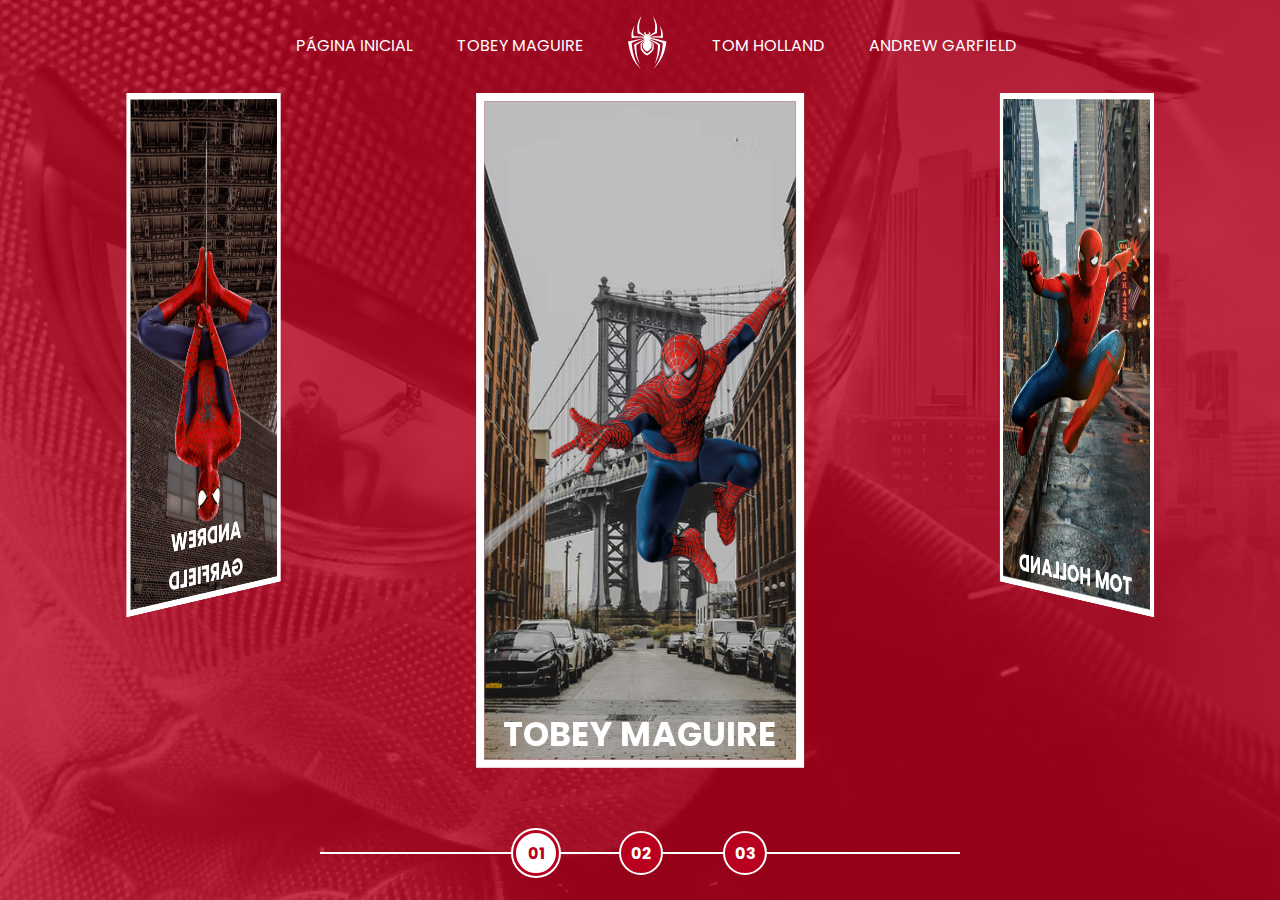
<file: index.html>
<!DOCTYPE html>
<html lang="en">
  <head>
    <meta charset="UTF-8" />
    <meta name="viewport" content="width=device-width, initial-scale=1.0" />
    <link rel="stylesheet" href="/assets/styles/home-page-styles.css" />
    <title>Spider-Man | Multiverso</title>
    <script src="/assets/scripts/script.js"></script>
  </head>
  <body>
    <nav class="s-menu">
      <ul>
        <li class="s-menu__item">
          <a href="/">Página inicial</a>
        </li>
        <li class="s-menu__item">
          <a href="pages/tobey-maguire/spiderman-1.html">Tobey Maguire</a>
        </li>
        <li class="s-menu__item s-menu__icon">
          <img
            src="assets/images/icons/spider.svg"
            alt="Spider-Man Multiverse"
          />
        </li>
        <li class="s-menu__item">
          <a href="pages/tom-holland/spiderman-1.html">Tom Holland</a>
        </li>
        <li class="s-menu__item">
          <a href="pages/andrew-garfield/spiderman-1.html">Andrew Garfield</a>
        </li>
      </ul>
    </nav>
    <div class="s-container">
      <div class="s-cards-carousel" style="transform: translateZ(-40vw) rotateY(0);">
        <a
          href="pages/tobey-maguire/spiderman-1.html"
          class="s-card"
          id="spider-man-01"
        >
          <img
            class="s-card__background"
            src="/assets/images/pic-sm-bg-01.jpg"
          />
          <img
            class="s-card__image"
            src="/assets/images/spider-man-01.png"
            alt="Tobey Maguire"
          />
          <h2 class="s-card__title">Tobey Maguire</h2>
        </a>
        <a
          href="pages/tom-holland/spiderman-1.html"
          class="s-card"
          id="spider-man-02"
        >
          <img
            class="s-card__background"
            src="/assets/images/pic-sm-bg-02.jpg"
          />
          <img
            class="s-card__image"
            src="/assets/images/spider-man-02.png"
            alt="Tom Holland"
          />
          <h2 class="s-card__title">Tom Holland</h2>
        </a>
        <a
          href="pages/andrew-garfield/spiderman-1.html"
          class="s-card"
          id="spider-man-03"
        >
          <img
            class="s-card__background"
            src="/assets/images/pic-sm-bg-03.jpg"
          />
          <img
            class="s-card__image"
            src="/assets/images/spider-man-03.png"
            alt="Andrew Garfield"
          />
          <h2 class="s-card__title">Andrew Garfield</h2>
        </a>
      </div>
    </div>
    <div class="s-controller">
      <div id="1" onclick="selectCarouselItem(this)" class="s-controller__button s-controller__button--active">01</div>
      <div id="2" onclick="selectCarouselItem(this)" class="s-controller__button">02</div>
      <div id="3" onclick="selectCarouselItem(this)" class="s-controller__button">03</div>
      <div class="s-controller__line"></div>
    </div>
  </body>
</html>
</file>
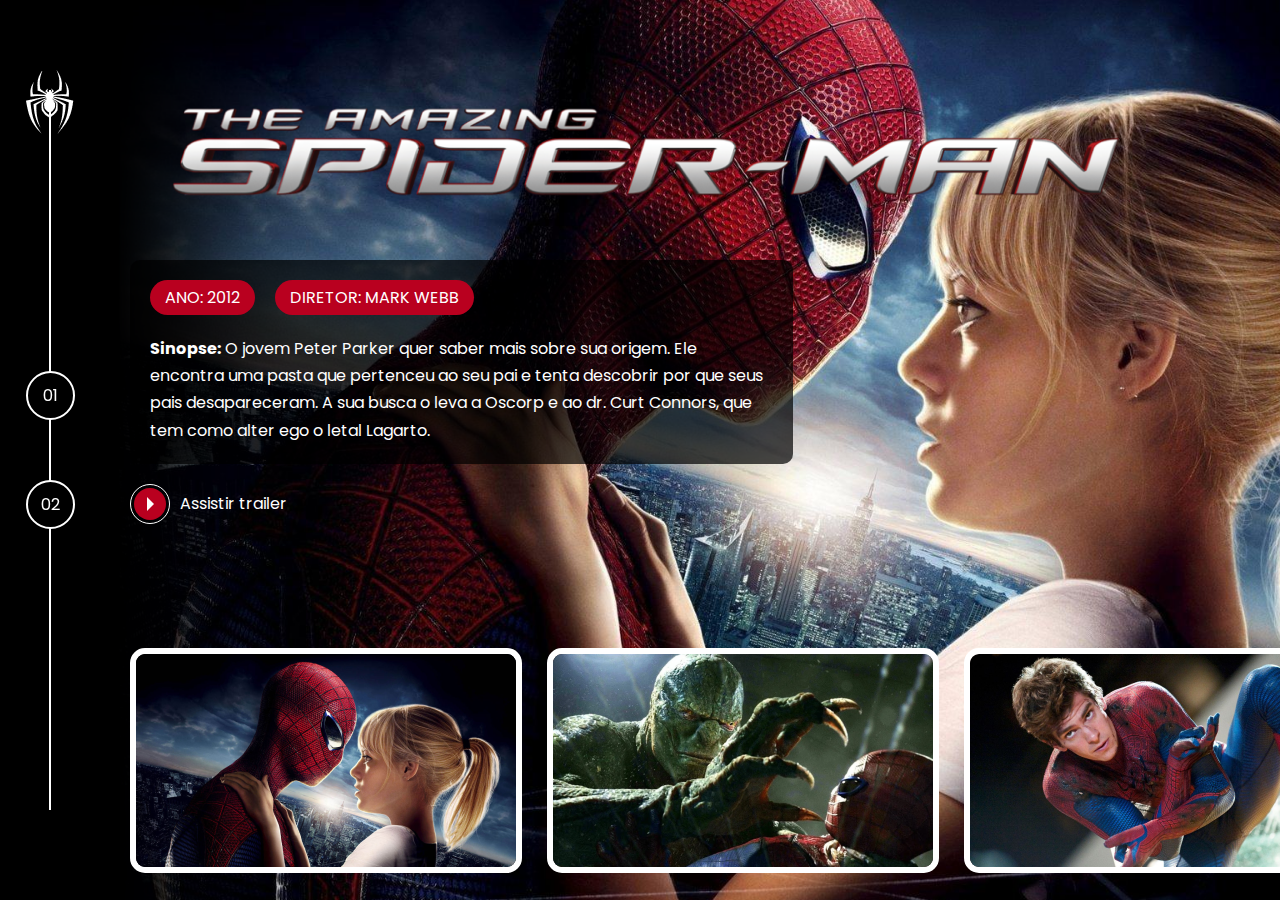
<file: pages/andrew-garfield/spiderman-1.html>
<!DOCTYPE html>
<html lang="en">
  <head>
    <meta charset="UTF-8" />
    <meta name="viewport" content="width=device-width, initial-scale=1.0" />
    <title>Multiverso | Spiderman</title>
    <link rel="stylesheet" href="/assets/styles/internal.css" />
    <link
      rel="stylesheet"
      href="https://cdn.jsdelivr.net/npm/@fancyapps/ui@5.0/dist/fancybox/fancybox.css"
    />
  </head>
  <body>
    <div class="s-wrapper">
      <div class="s-left-column">
        <nav class="navigator">
          <div class="navigator__icon">
            <a href="../../index.html">
              <img src="../../assets/images/icons/spiderman1.png" />
            </a>
          </div>
          <ul>
            <li><a href="#">01</a></li>
            <li><a href="spiderman-2.html">02</a></li>
          </ul>
        </nav>
      </div>
      <div class="s-main-content s-spiderman-03-01">
        <div class="s-main-content__top">
          <div class="s-logo">
            <img
              src="../../assets/images/spiderman-andrew/movie-01/logo.png"
              alt="The Amazing Spider-Man (2012)"
              title="The Amazing Spider-Man (2012)"
            />
          </div>

          <div class="s-description">
            <div class="pills">
              <ul>
                <li>Ano: 2012</li>
                <li>Diretor: Mark Webb</li>
              </ul>
            </div>
            <div class="s-description__text">
              <p>
                <strong>Sinopse:</strong>&nbsp;O jovem Peter Parker quer saber
                mais sobre sua origem. Ele encontra uma pasta que pertenceu ao
                seu pai e tenta descobrir por que seus pais desapareceram. A sua
                busca o leva a Oscorp e ao dr. Curt Connors, que tem como alter
                ego o letal Lagarto.
              </p>
            </div>
          </div>
          <div class="s-links">
            <ul>
              <li>
                <a
                  href="https://www.youtube.com/watch?v=upwf8RsyNqQ"
                  class="link-button"
                  target="_blank"
                >
                  <span class="icon">
                    <div class="play-icon">&nbsp;</div>
                  </span>
                  <span class="label"> Assistir trailer </span>
                </a>
              </li>
            </ul>
          </div>
        </div>
        <div class="s-main-content__bottom">
          <div class="gallery">
            <ul>
              <li>
                <a
                  data-fancybox
                  href="../../assets/images/spiderman-andrew/movie-01/gallery/image-01-full.jpg"
                  ><img
                    src="../../assets/images/spiderman-andrew/movie-01/gallery/image-01.png"
                /></a>
              </li>
              <li>
                <a
                  data-fancybox
                  href="../../assets/images/spiderman-andrew/movie-01/gallery/image-02-full.jpg"
                >
                  <img
                    src="../../assets/images/spiderman-andrew/movie-01/gallery/image-02.png"
                  />
                </a>
              </li>
              <li>
                <a
                  data-fancybox
                  href="../../assets/images/spiderman-andrew/movie-01/gallery/image-03-full.jpg"
                  ><img
                    src="../../assets/images/spiderman-andrew/movie-01/gallery/image-03.png"
                /></a>
              </li>
            </ul>
          </div>
        </div>
      </div>
    </div>
    <script src="https://cdn.jsdelivr.net/npm/@fancyapps/ui@5.0/dist/fancybox/fancybox.umd.js"></script>
    <script>
      Fancybox.bind('[data-fancybox]', {
        //
      });
    </script>
  </body>
</html>
</file>
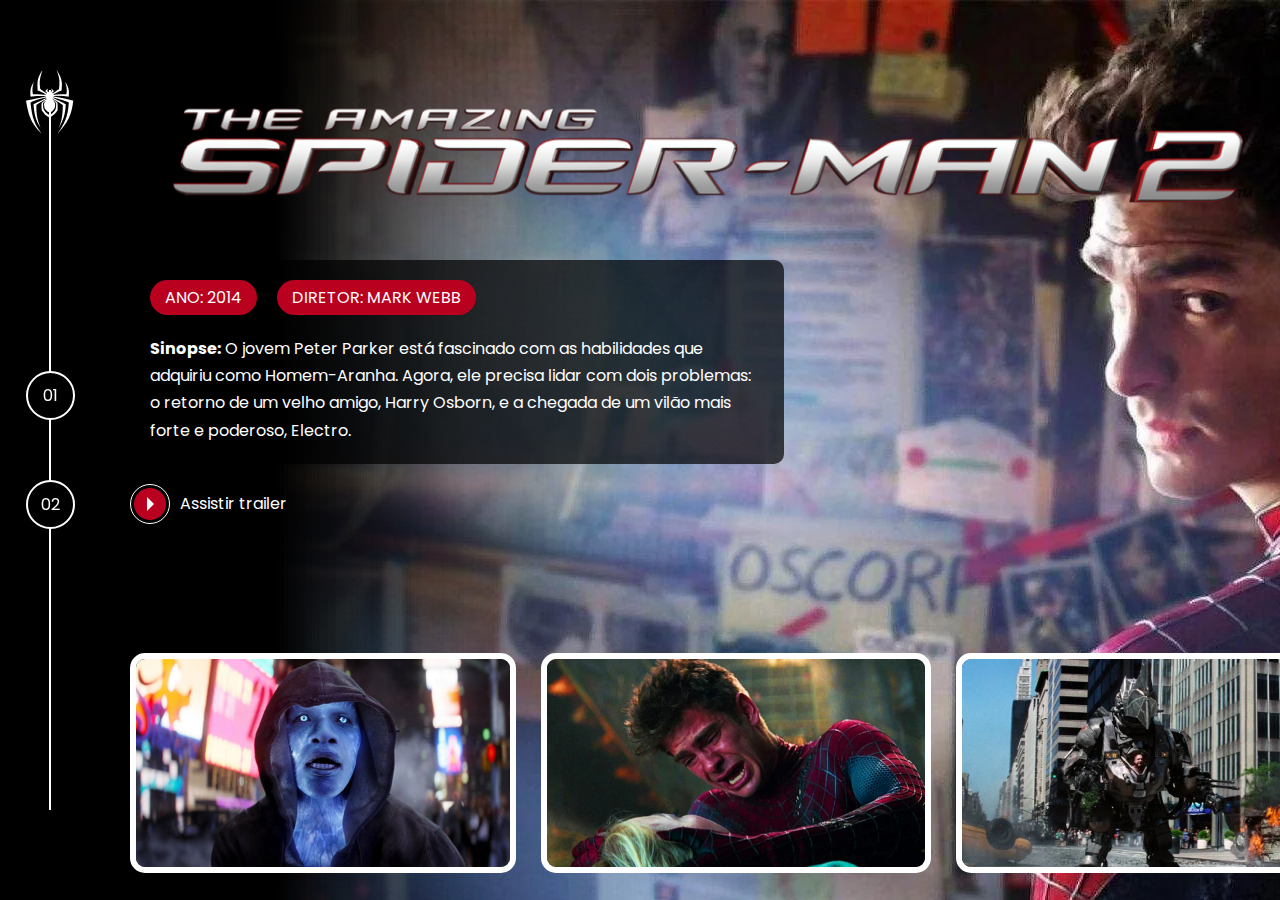
<file: pages/andrew-garfield/spiderman-2.html>
<!DOCTYPE html>
<html lang="en">
  <head>
    <meta charset="UTF-8" />
    <meta name="viewport" content="width=device-width, initial-scale=1.0" />
    <title>Multiverso | Spiderman</title>
    <link rel="stylesheet" href="/assets/styles/internal.css" />
    <link
      rel="stylesheet"
      href="https://cdn.jsdelivr.net/npm/@fancyapps/ui@5.0/dist/fancybox/fancybox.css"
    />
  </head>
  <body>
    <div class="s-wrapper">
      <div class="s-left-column">
        <nav class="navigator">
          <div class="navigator__icon">
            <a href="../../index.html">
              <img src="../../assets/images/icons/spiderman1.png" />
            </a>
          </div>
          <ul>
            <li><a href="spiderman-1.html">01</a></li>
            <li><a href="#">02</a></li>
          </ul>
        </nav>
      </div>
      <div class="s-main-content s-spiderman-03-02">
        <div class="s-main-content__top">
          <div class="s-logo">
            <img
              src="../../assets/images/spiderman-andrew/movie-02/logo.png"
              alt="The Amazing Spider-Man (2014)"
              title="The Amazing Spider-Man (2014)"
            />
          </div>

          <div class="s-description">
            <div class="pills">
              <ul>
                <li>Ano: 2014</li>
                <li>Diretor: Mark Webb</li>
              </ul>
            </div>
            <div class="s-description__text">
              <p>
                <strong>Sinopse:</strong>&nbsp;O jovem Peter Parker está
                fascinado com as habilidades que adquiriu como Homem-Aranha.
                Agora, ele precisa lidar com dois problemas: o retorno de um
                velho amigo, Harry Osborn, e a chegada de um vilão mais forte e
                poderoso, Electro.
              </p>
            </div>
          </div>
          <div class="s-links">
            <ul>
              <li>
                <a
                  href="https://www.youtube.com/watch?v=nbp3Ra3Yp74"
                  class="link-button"
                  target="_blank"
                >
                  <span class="icon">
                    <div class="play-icon">&nbsp;</div>
                  </span>
                  <span class="label"> Assistir trailer </span>
                </a>
              </li>
            </ul>
          </div>
        </div>
        <div class="s-main-content__bottom">
          <div class="gallery">
            <ul>
              <li>
                <a
                  data-fancybox
                  href="../../assets/images/spiderman-andrew/movie-02/gallery/image-01-full.jpg"
                  ><img
                    src="../../assets/images/spiderman-andrew/movie-02/gallery/image-01.png"
                /></a>
              </li>
              <li>
                <a
                  data-fancybox
                  href="../../assets/images/spiderman-andrew/movie-02/gallery/image-02-full.jpg"
                >
                  <img
                    src="../../assets/images/spiderman-andrew/movie-02/gallery/image-02.png"
                  />
                </a>
              </li>
              <li>
                <a
                  data-fancybox
                  href="../../assets/images/spiderman-andrew/movie-02/gallery/image-03-full.jpg"
                  ><img
                    src="../../assets/images/spiderman-andrew/movie-02/gallery/image-03.png"
                /></a>
              </li>
            </ul>
          </div>
        </div>
      </div>
    </div>
    <script src="https://cdn.jsdelivr.net/npm/@fancyapps/ui@5.0/dist/fancybox/fancybox.umd.js"></script>
    <script>
      Fancybox.bind('[data-fancybox]', {
        //
      });
    </script>
  </body>
</html>
</file>
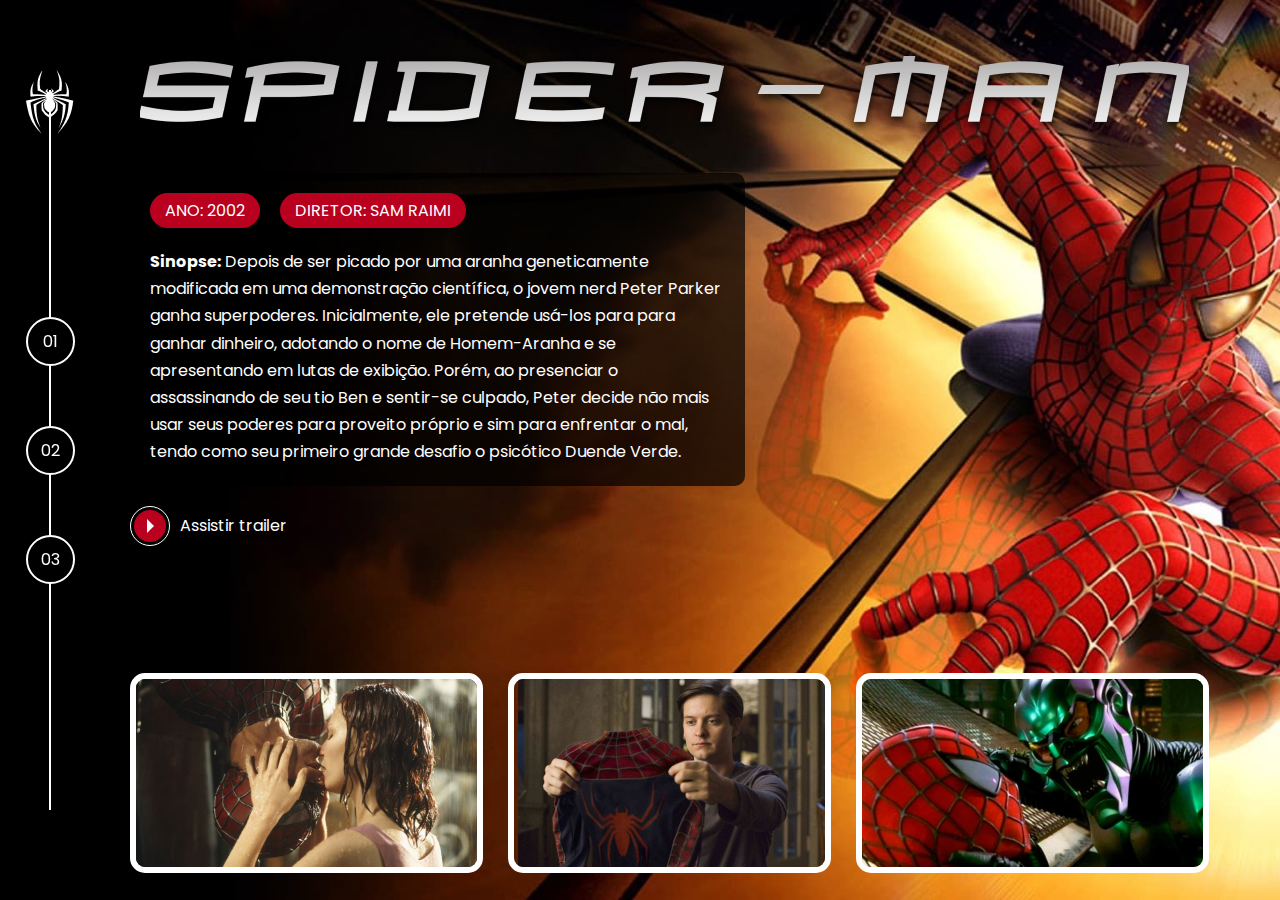
<file: pages/tobey-maguire/spiderman-1.html>
<!DOCTYPE html>
<html lang="en">
  <head>
    <meta charset="UTF-8" />
    <meta name="viewport" content="width=device-width, initial-scale=1.0" />
    <title>Multiverso | Spiderman</title>
    <link rel="stylesheet" href="/assets/styles/internal.css" />
    <link
      rel="stylesheet"
      href="https://cdn.jsdelivr.net/npm/@fancyapps/ui@5.0/dist/fancybox/fancybox.css"
    />
  </head>
  <body>
    <div class="s-wrapper">
      <div class="s-left-column">
        <nav class="navigator">
          <div class="navigator__icon">
            <a href="../../index.html">
              <img src="../../assets/images/icons/spiderman1.png" />
            </a>
          </div>
          <ul>
            <li><a href="#">01</a></li>
            <li><a href="spiderman-2.html">02</a></li>
            <li><a href="spiderman-3.html">03</a></li>
          </ul>
        </nav>
      </div>
      <div class="s-main-content s-spiderman-01-01">
        <div class="s-main-content__top">
          <div class="s-logo">
            <img
              src="../../assets/images/spiderman-tobey/movie-01/logo.png"
              alt="Spiderman (2002)"
              title="Spiderman (2002)"
            />
          </div>

          <div class="s-description">
            <div class="pills">
              <ul>
                <li>Ano: 2002</li>
                <li>Diretor: Sam Raimi</li>
              </ul>
            </div>
            <div class="s-description__text">
              <p>
                <strong>Sinopse:</strong>&nbsp;Depois de ser picado por uma
                aranha geneticamente modificada em uma demonstração científica,
                o jovem nerd Peter Parker ganha superpoderes. Inicialmente, ele
                pretende usá-los para para ganhar dinheiro, adotando o nome de
                Homem-Aranha e se apresentando em lutas de exibição. Porém, ao
                presenciar o assassinando de seu tio Ben e sentir-se culpado,
                Peter decide não mais usar seus poderes para proveito próprio e
                sim para enfrentar o mal, tendo como seu primeiro grande desafio
                o psicótico Duende Verde.
              </p>
            </div>
          </div>
          <div class="s-links">
            <ul>
              <li>
                <a
                  href="https://www.youtube.com/watch?v=TYMMOjBUPMM"
                  class="link-button"
                  target="_blank"
                >
                  <span class="icon">
                    <div class="play-icon">&nbsp;</div>
                  </span>
                  <span class="label"> Assistir trailer </span>
                </a>
              </li>
            </ul>
          </div>
        </div>
        <div class="s-main-content__bottom">
          <div class="gallery">
            <ul>
              <li>
                <a
                  data-fancybox
                  href="../../assets/images/spiderman-tobey/movie-01/gallery/image-01-full.jpg"
                  ><img
                    src="../../assets/images/spiderman-tobey/movie-01/gallery/image-01.png"
                /></a>
              </li>
              <li>
                <a
                  data-fancybox
                  href="../../assets/images/spiderman-tobey/movie-01/gallery/image-02-full.jpg"
                >
                  <img
                    src="../../assets/images/spiderman-tobey/movie-01/gallery/image-02.png"
                  />
                </a>
              </li>
              <li>
                <a
                  data-fancybox
                  href="../../assets/images/spiderman-tobey/movie-01/gallery/image-03-full.jpg"
                  ><img
                    src="../../assets/images/spiderman-tobey/movie-01/gallery/image-03.png"
                /></a>
              </li>
            </ul>
          </div>
        </div>
      </div>
    </div>
    <script src="https://cdn.jsdelivr.net/npm/@fancyapps/ui@5.0/dist/fancybox/fancybox.umd.js"></script>
    <script>
      Fancybox.bind('[data-fancybox]', {
        //
      });
    </script>
  </body>
</html>
</file>
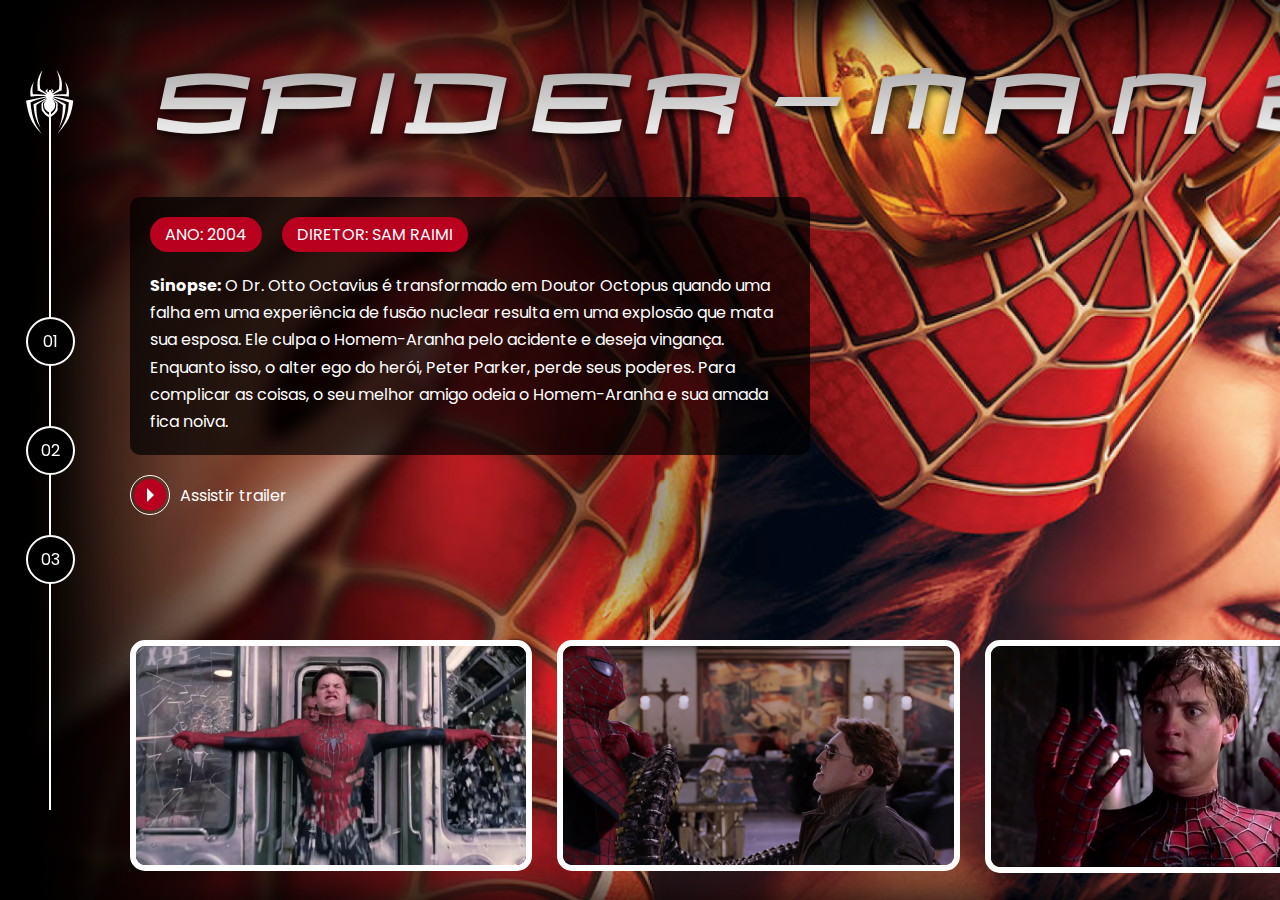
<file: pages/tobey-maguire/spiderman-2.html>
<!DOCTYPE html>
<html lang="en">
  <head>
    <meta charset="UTF-8" />
    <meta name="viewport" content="width=device-width, initial-scale=1.0" />
    <title>Multiverso | Spiderman</title>
    <link rel="stylesheet" href="/assets/styles/internal.css" />
    <link
      rel="stylesheet"
      href="https://cdn.jsdelivr.net/npm/@fancyapps/ui@5.0/dist/fancybox/fancybox.css"
    />
  </head>
  <body>
    <div class="s-wrapper">
      <div class="s-left-column">
        <nav class="navigator">
          <div class="navigator__icon">
            <a href="../../index.html">
              <img src="../../assets/images/icons/spiderman1.png" />
            </a>
          </div>
          <ul>
            <li><a href="spiderman-1.html">01</a></li>
            <li><a href="#">02</a></li>
            <li><a href="spiderman-3.html">03</a></li>
          </ul>
        </nav>
      </div>
      <div class="s-main-content s-spiderman-01-02">
        <div class="s-main-content__top">
          <div class="s-logo">
            <img
              src="../../assets/images/spiderman-tobey/movie-02/logo.png"
              alt="Spiderman (2004)"
              title="Spiderman (2004)"
            />
          </div>

          <div class="s-description">
            <div class="pills">
              <ul>
                <li>Ano: 2004</li>
                <li>Diretor: Sam Raimi</li>
              </ul>
            </div>
            <div class="s-description__text">
              <p>
                <strong>Sinopse:</strong>&nbsp;O Dr. Otto Octavius é
                transformado em Doutor Octopus quando uma falha em uma
                experiência de fusão nuclear resulta em uma explosão que mata
                sua esposa. Ele culpa o Homem-Aranha pelo acidente e deseja
                vingança. Enquanto isso, o alter ego do herói, Peter Parker,
                perde seus poderes. Para complicar as coisas, o seu melhor amigo
                odeia o Homem-Aranha e sua amada fica noiva.
              </p>
            </div>
          </div>
          <div class="s-links">
            <ul>
              <li>
                <a
                  href="https://www.youtube.com/watch?v=3jBFwltrxJw"
                  class="link-button"
                  target="_blank"
                >
                  <span class="icon">
                    <div class="play-icon">&nbsp;</div>
                  </span>
                  <span class="label"> Assistir trailer </span>
                </a>
              </li>
            </ul>
          </div>
        </div>
        <div class="s-main-content__bottom">
          <div class="gallery">
            <ul>
              <li>
                <a
                  data-fancybox
                  href="../../assets/images/spiderman-tobey/movie-02/gallery/image-01-full.jpg"
                  ><img
                    src="../../assets/images/spiderman-tobey/movie-02/gallery/image-01.png"
                /></a>
              </li>
              <li>
                <a
                  data-fancybox
                  href="../../assets/images/spiderman-tobey/movie-02/gallery/image-02-full.jpg"
                >
                  <img
                    src="../../assets/images/spiderman-tobey/movie-02/gallery/image-02.png"
                  />
                </a>
              </li>
              <li>
                <a
                  data-fancybox
                  href="../../assets/images/spiderman-tobey/movie-02/gallery/image-03-full.jpg"
                  ><img
                    src="../../assets/images/spiderman-tobey/movie-02/gallery/image-03.png"
                /></a>
              </li>
            </ul>
          </div>
        </div>
      </div>
    </div>
    <script src="https://cdn.jsdelivr.net/npm/@fancyapps/ui@5.0/dist/fancybox/fancybox.umd.js"></script>
    <script>
      Fancybox.bind('[data-fancybox]', {
        //
      });
    </script>
  </body>
</html>
</file>
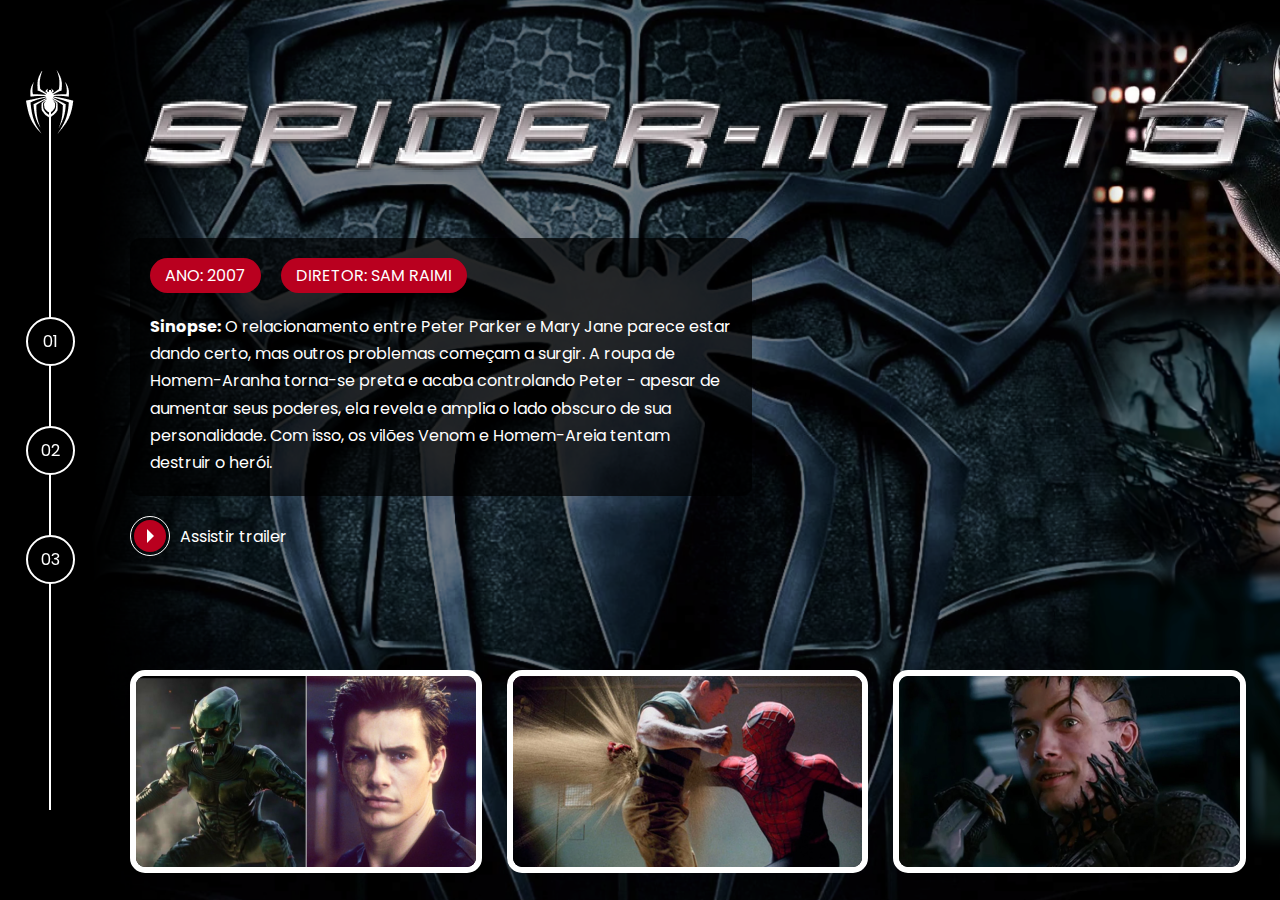
<file: pages/tobey-maguire/spiderman-3.html>
<!DOCTYPE html>
<html lang="en">
  <head>
    <meta charset="UTF-8" />
    <meta name="viewport" content="width=device-width, initial-scale=1.0" />
    <title>Multiverso | Spiderman</title>
    <link rel="stylesheet" href="/assets/styles/internal.css" />
    <link
      rel="stylesheet"
      href="https://cdn.jsdelivr.net/npm/@fancyapps/ui@5.0/dist/fancybox/fancybox.css"
    />
  </head>
  <body>
    <div class="s-wrapper">
      <div class="s-left-column">
        <nav class="navigator">
          <div class="navigator__icon">
            <a href="../../index.html">
              <img src="../../assets/images/icons/spiderman1.png" />
            </a>
          </div>
          <ul>
            <li><a href="spiderman-1.html">01</a></li>
            <li><a href="spiderman-2.html">02</a></li>
            <li><a href="#">03</a></li>
          </ul>
        </nav>
      </div>
      <div class="s-main-content s-spiderman-01-03">
        <div class="s-main-content__top">
          <div class="s-logo">
            <img
              src="../../assets/images/spiderman-tobey/movie-03/logo.png"
              alt="Spiderman (2007)"
              title="Spiderman (2007)"
            />
          </div>

          <div class="s-description">
            <div class="pills">
              <ul>
                <li>Ano: 2007</li>
                <li>Diretor: Sam Raimi</li>
              </ul>
            </div>
            <div class="s-description__text">
              <p>
                <strong>Sinopse:</strong>&nbsp;O relacionamento entre Peter
                Parker e Mary Jane parece estar dando certo, mas outros
                problemas começam a surgir. A roupa de Homem-Aranha torna-se
                preta e acaba controlando Peter - apesar de aumentar seus
                poderes, ela revela e amplia o lado obscuro de sua
                personalidade. Com isso, os vilões Venom e Homem-Areia tentam
                destruir o herói.
              </p>
            </div>
          </div>
          <div class="s-links">
            <ul>
              <li>
                <a
                  href="https://www.youtube.com/watch?v=e5wUilOeOmg"
                  class="link-button"
                  target="_blank"
                >
                  <span class="icon">
                    <div class="play-icon">&nbsp;</div>
                  </span>
                  <span class="label"> Assistir trailer </span>
                </a>
              </li>
            </ul>
          </div>
        </div>
        <div class="s-main-content__bottom">
          <div class="gallery">
            <ul>
              <li>
                <a
                  data-fancybox
                  href="../../assets/images/spiderman-tobey/movie-03/gallery/image-01-full.jpg"
                  ><img
                    src="../../assets/images/spiderman-tobey/movie-03/gallery/image-01.png"
                /></a>
              </li>
              <li>
                <a
                  data-fancybox
                  href="../../assets/images/spiderman-tobey/movie-03/gallery/image-02-full.jpg"
                >
                  <img
                    src="../../assets/images/spiderman-tobey/movie-03/gallery/image-02.png"
                  />
                </a>
              </li>
              <li>
                <a
                  data-fancybox
                  href="../../assets/images/spiderman-tobey/movie-03/gallery/image-03-full.jpg"
                  ><img
                    src="../../assets/images/spiderman-tobey/movie-03/gallery/image-03.png"
                /></a>
              </li>
            </ul>
          </div>
        </div>
      </div>
    </div>
    <script src="https://cdn.jsdelivr.net/npm/@fancyapps/ui@5.0/dist/fancybox/fancybox.umd.js"></script>
    <script>
      Fancybox.bind('[data-fancybox]', {
        //
      });
    </script>
  </body>
</html>
</file>
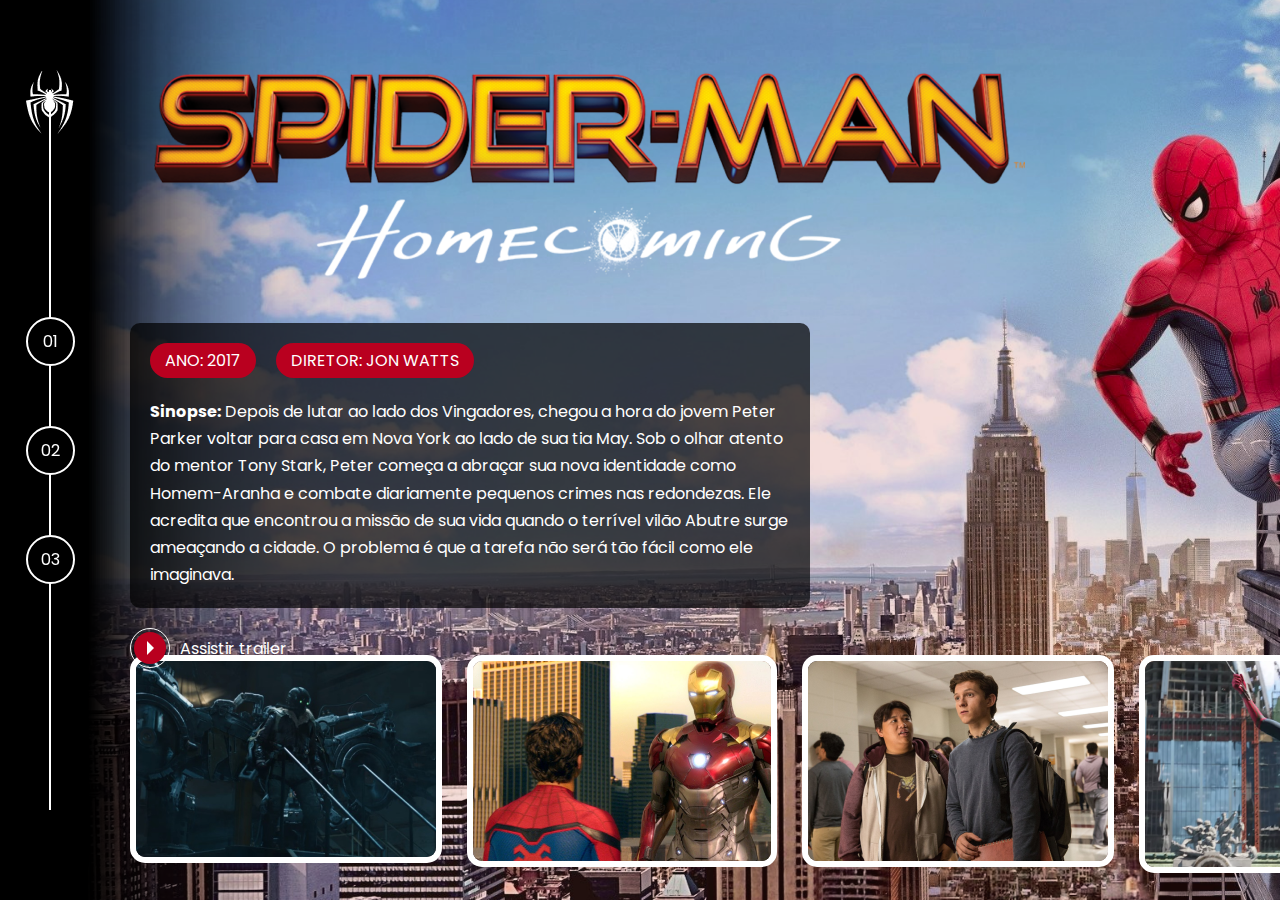
<file: pages/tom-holland/spiderman-1.html>
<!DOCTYPE html>
<html lang="en">
  <head>
    <meta charset="UTF-8" />
    <meta name="viewport" content="width=device-width, initial-scale=1.0" />
    <title>Multiverso | Spiderman</title>
    <link rel="stylesheet" href="/assets/styles/internal.css" />
    <link
      rel="stylesheet"
      href="https://cdn.jsdelivr.net/npm/@fancyapps/ui@5.0/dist/fancybox/fancybox.css"
    />
  </head>
  <body>
    <div class="s-wrapper">
      <div class="s-left-column">
        <nav class="navigator">
          <div class="navigator__icon">
            <a href="../../index.html">
              <img src="../../assets/images/icons/spiderman1.png" />
            </a>
          </div>
          <ul>
            <li><a href="#">01</a></li>
            <li><a href="spiderman-2.html">02</a></li>
            <li><a href="spiderman-3.html">03</a></li>
          </ul>
        </nav>
      </div>
      <div class="s-main-content s-spiderman-02-01">
        <div class="s-main-content__top">
          <div class="s-logo">
            <img
              src="../../assets/images/spiderman-tom/movie-01/logo.png"
              alt="Spider-Man: Homecoming (2017)"
              title="Spider-Man: Homecoming (2017)"
            />
          </div>

          <div class="s-description">
            <div class="pills">
              <ul>
                <li>Ano: 2017</li>
                <li>Diretor: Jon Watts</li>
              </ul>
            </div>
            <div class="s-description__text">
              <p>
                <strong>Sinopse:</strong>&nbsp;Depois de lutar ao lado dos
                Vingadores, chegou a hora do jovem Peter Parker voltar para casa
                em Nova York ao lado de sua tia May. Sob o olhar atento do
                mentor Tony Stark, Peter começa a abraçar sua nova identidade
                como Homem-Aranha e combate diariamente pequenos crimes nas
                redondezas. Ele acredita que encontrou a missão de sua vida
                quando o terrível vilão Abutre surge ameaçando a cidade. O
                problema é que a tarefa não será tão fácil como ele imaginava.
              </p>
            </div>
          </div>
          <div class="s-links">
            <ul>
              <li>
                <a
                  href="https://www.youtube.com/watch?v=rk-dF1lIbIg"
                  class="link-button"
                  target="_blank"
                >
                  <span class="icon">
                    <div class="play-icon">&nbsp;</div>
                  </span>
                  <span class="label"> Assistir trailer </span>
                </a>
              </li>
            </ul>
          </div>
        </div>
        <div class="s-main-content__bottom">
          <div class="gallery">
            <ul>
              <li>
                <a
                  data-fancybox
                  href="../../assets/images/spiderman-tom/movie-01/gallery/image-01-full.jpg"
                  ><img
                    src="../../assets/images/spiderman-tom/movie-01/gallery/image-01.png"
                /></a>
              </li>
              <li>
                <a
                  data-fancybox
                  href="../../assets/images/spiderman-tom/movie-01/gallery/image-02-full.jpg"
                >
                  <img
                    src="../../assets/images/spiderman-tom/movie-01/gallery/image-02.png"
                  />
                </a>
              </li>
              <li>
                <a
                  data-fancybox
                  href="../../assets/images/spiderman-tom/movie-01/gallery/image-03-full.jpg"
                  ><img
                    src="../../assets/images/spiderman-tom/movie-01/gallery/image-03.png"
                /></a>
              </li>
              <li>
                <a
                  data-fancybox
                  href="../../assets/images/spiderman-tom/movie-01/gallery/image-04-full.jpg"
                  ><img
                    src="../../assets/images/spiderman-tom/movie-01/gallery/image-04.png"
                /></a>
              </li>
            </ul>
          </div>
        </div>
      </div>
    </div>
    <script src="https://cdn.jsdelivr.net/npm/@fancyapps/ui@5.0/dist/fancybox/fancybox.umd.js"></script>
    <script>
      Fancybox.bind('[data-fancybox]', {
        //
      });
    </script>
  </body>
</html>
</file>
<file: assets/styles/home-page-styles.css>
@import url(/assets/styles/reset.css);
@import url(/assets/styles/global.css);

body {
  background-color: var(--primary-color);
}

body::before {
  content: '';
  background-image: url('/assets/images/spider-man-background.jpg');
  background-repeat: no-repeat;
  background-position: center;
  background-size: cover;
  width: 100%;
  height: 100%;
  position: absolute;
  opacity: 0.2;
  transition: background-image 1s ease-in-out, opacity 1s ease-in-out;
}

.s-menu {
  padding: 1rem;
  width: 100%;
  text-align: center;
  position: relative;
}

.s-menu__item {
  display: inline-block;
  text-transform: uppercase;
  margin: 0 1.25rem;
}

.s-menu__icon {
  width: 2.5rem;
  margin: 0 1.25rem;
  vertical-align: middle;
}

.s-container {
  position: relative;
  display: flex;
  flex-direction: row;
  align-items: center;
  justify-content: space-evenly;
  perspective: 3000px;
}

.s-card {
  border: 0.5rem solid #fff;
  width: 100%;
  height: 70vh;
  position: absolute;
  transition: filter 0.5s ease-in-out;
}

.s-card:nth-child(1) {
  transform: rotateY(0deg) translateZ(50vw);
}

.s-card:nth-child(2) {
  transform: rotateY(120deg) translateZ(50vw);
}

.s-card:nth-child(3) {
  transform: rotateY(240deg) translateZ(50vw);
}

.s-card__background {
  width: 100%;
  height: 100%;
  object-fit: cover;
  position: absolute;
  opacity: 1;
  transition: opacity 1s ease-in-out;
}

.s-card__image {
  width: 100%;
  height: 100%;
  object-fit: contain;
  position: relative;
  transition: 1s ease-in-out;
}

.s-card__title {
  font-size: 2rem;
  text-transform: uppercase;
  text-align: center;
  position: absolute;
  width: 100%;
  bottom: 0;
  transition: bottom 1s ease-in-out;
}

.s-controller {
  position: absolute;
  display: flex;
  justify-content: center;
  align-items: center;
  margin-top: 3rem;
  bottom: 1.5rem;
  width: 100%;
}

.s-controller__button {
  display: flex;
  align-items: center;
  justify-content: center;
  width: 2.5rem;
  height: 2.5rem;
  border: 2px solid #fff;
  border-radius: 50%;
  background-color: var(--primary-color);
  text-align: center;
  font-size: 1rem;
  font-weight: 700;
  cursor: pointer;
  z-index: 1;
  transition: transform 0.3s ease-in-out;
}

.s-controller__button:hover {
  transform: scale(1.1);
}

.s-controller__button:nth-child(2) {
  margin: 0 3.75rem;
}

.s-controller__button--active {
  background-color: #fff;
  color: var(--primary-color);
  border: 0.1875rem solid var(--primary-color);
  outline: 0.125rem solid #fff;
}

.s-controller__line {
  background-color: #fff;
  width: 50%;
  height: 2px;
  position: absolute;
}

/* Hover Animation */

.s-card--hovered .s-card__background {
  cursor: pointer;
  opacity: 0;
}

.s-card--hovered .s-card__image {
  transform: scale(1.4);
  filter: drop-shadow(30px 10px 4px rgba(0, 0, 0, 0.5));
}

body#spider-man-01-hovered::before {
  background-image: url('/assets/images/pic-sm-bg-01.jpg');
}

body#spider-man-02-hovered::before {
  background-image: url('/assets/images/pic-sm-bg-02.jpg');
}

body#spider-man-03-hovered::before {
  background-image: url('/assets/images/pic-sm-bg-03.jpg');
}

body[id^='spider-man-']::before {
  opacity: 1;
}

body[id^='spider-man-'] .s-card:not(.s-card--hovered) {
  filter: grayscale(100%);
}

.s-card--hovered .s-card__title {
  bottom: 50%;
}

.s-cards-carousel {
  display: flex;
  justify-content: center;
  width: calc(100vw /3 - 10%);
  transform-style: preserve-3d;
  transition: transform 0.4s ease-in;
}
</file>
<file: assets/styles/internal.css>
@import url('reset.css');
@import url('global.css');
@import url('components/_navigator.css');
@import url('components/_pills.css');
@import url('components/_link-button.css');
@import url('components/_gallery.css');

.s-wrapper {
  display: flex;
  height: 100vh;
  flex-flow: row nowrap; 
  background-color: #00ffff; 
}

.s-wrapper video{
  position: fixed;
  width: 100%;

}

.s-wrapper .s-left-column {
  width: 100px;
  height: 100%;
  display: flex;
  justify-content: center;
  align-items: center;
  position: fixed;
  padding-right: 50px;
  left: 0;
  top: 0;
  z-index: 1;
}

.s-wrapper .s-main-content{
  height: 100%;
  width: 100%;
  padding-left: 130px;
  position: relative;
}

.s-wrapper .s-main-content__top {
  height: 80vh;
  display: flex;
  flex-direction: column;
  justify-content: flex-start;
}

.s-wrapper .s-main-content__bottom{
  height: 20vh;
  display: flex;
  flex-direction: column;
  justify-content: flex-end;
}

.s-wrapper .s-main-content .s-logo img{
  margin-top: 50px;
  margin-left: 0;
  margin-bottom: 30px;
}

.s-wrapper .s-main-content__top .s-description{
  background-color: rgba(0,0,0,.7);
  max-width: 50%;
  padding: 20px;
  border-radius: 10px;
}

.s-wrapper .s-main-content__top .s-description .s-description__text p{
  color: #fff;
  line-height: 170%;
}

.s-wrapper .s-main-content__top .s-description .pills{
  margin-bottom: 20px;
}

.s-wrapper .s-main-content .s-links{
  padding: 20px;
  padding-left: 0;
}

.s-wrapper .s-main-content .s-links ul{
  display: flex;
  flex-direction: row;
}

.s-spiderman-01-01 {
  background-image: url('../images/spiderman-tobey/movie-01/background.png');
  background-size:cover;
}

.s-spiderman-01-02 {
  background-image: url('../images/spiderman-tobey/movie-02/background.png');
  background-size: cover;
}

.s-spiderman-01-03 {
  background-image: url('../images/spiderman-tobey/movie-03/background.png');
  background-size: cover;
}

.s-spiderman-02-01 {
  background-image: url('../images/spiderman-tom/movie-01/background.png');
  background-size:cover;
}

.s-spiderman-02-02 {
  background-image: url('../images/spiderman-tom/movie-02/background.png');
  background-size:cover;
}

.s-spiderman-02-03 {
  background-image: url('../images/spiderman-tom/movie-03/background.png');
  background-size:cover;
}

.s-spiderman-03-01 {
  background-image: url('../images/spiderman-andrew/movie-01/background.png');
  background-size: cover;
}

.s-spiderman-03-02 {
  background-image: url('../images/spiderman-andrew/movie-02/background.png');
}
</file>
